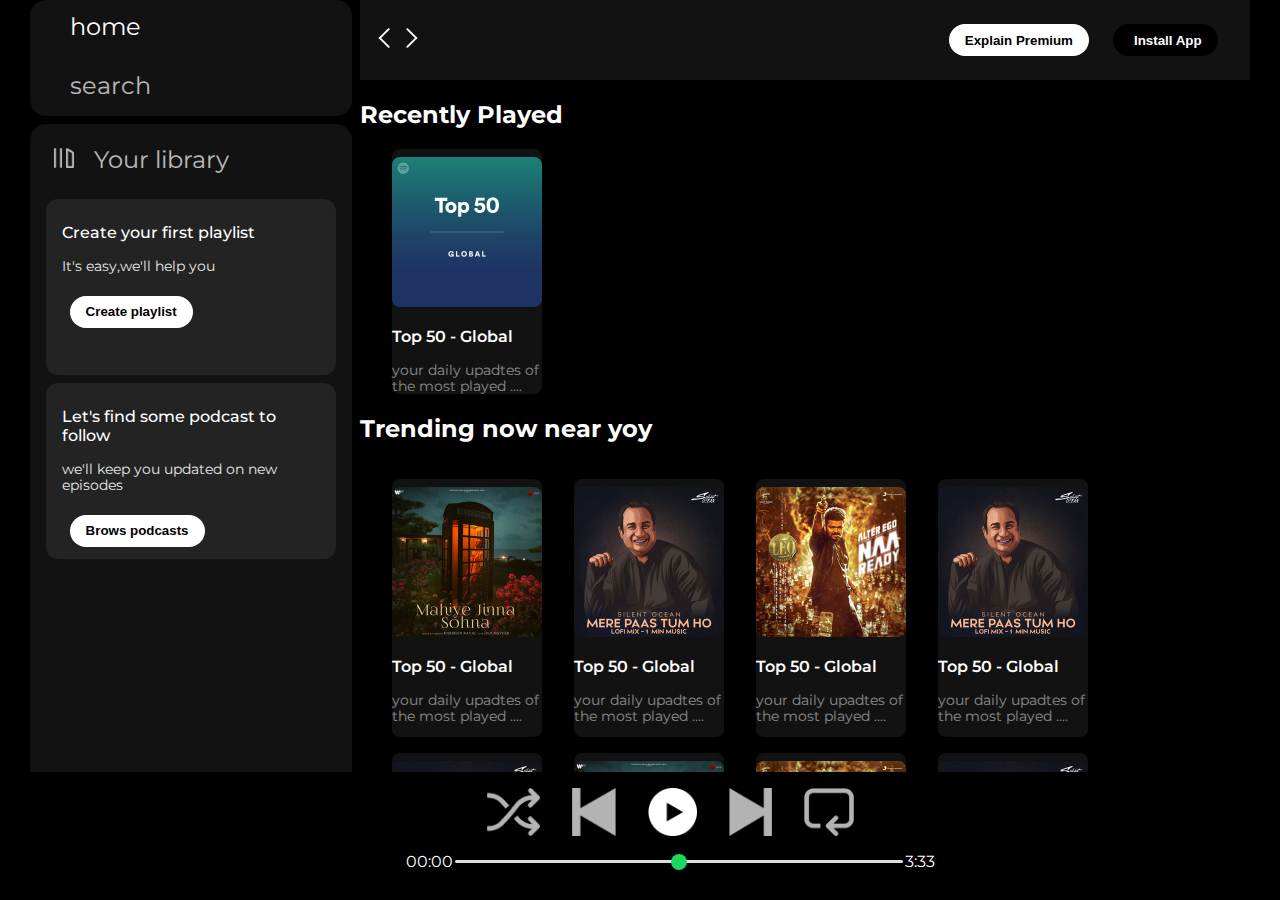
<file: index.html>
<!DOCTYPE html>
<html lang="en">
<head>
    <meta charset="UTF-8">
    <meta name="viewport" content="width=device-width, initial-scale=1.0">
    <title>spotify -web player:Music for mveryone</title>
    <link rel="stylesheet" href="style.css">
    <link rel="preconnect" href="https://fonts.googleapis.com">
<link rel="preconnect" href="https://fonts.gstatic.com" crossorigin>
<link href="https://fonts.googleapis.com/css2?family=Montserrat:wght@400;500;600;700&family=Poppins&display=swap" rel="stylesheet">
    <link rel="icon" href="logo.png">
    <link rel="stylesheet" href="https://cdnjs.cloudflare.com/ajax/libs/font-awesome/6.4.2/css/all.min.css" integrity="sha512-z3gLpd7yknf1YoNbCzqRKc4qyor8gaKU1qmn+CShxbuBusANI9QpRohGBreCFkKxLhei6S9CQXFEbbKuqLg0DA==" crossorigin="anonymous" referrerpolicy="no-referrer" />
</head>
<body>
    <div class="main">

        <div class="sidebar">
            <div class="nav">
                <div class="nav-option" style="opacity: 1;">
                    <i class="fa fa-home" aria-hidden="true"></i>
                    <a href="#">home</a>
                </div>
                <div class="nav-option">
                    <i class="fa-solid fa-magnifying-glass"></i>
                    <a href="#">search</a>
                </div>
            </div>
            <div class="library">
                <div class="option">
                    <div class="lib-option nav-option">
                        <img src="library_icon.png" alt="#">
                        <a href="#">Your library</a>
                    </div>
                    <div class="icons">
                        <i class="fa-solid fa-plus"></i>
                        <i class="fa-solid fa-arrow-right"></i>

                    </div>
                </div>
                <div class="lib-box">
                    <div class="box">
                    <p class="box-p1">Create your first playlist</p>
                    <p class="box-p2">It's easy,we'll help you</p>
                    <button class="badge">Create playlist</button>
                    </div>
                </div>
                <div class="box">
                    <p class="box-p1">Let's find some podcast to follow </p>
                    <p class="box-p2">we'll keep you updated on new episodes</p>
                    <button class="badge">Brows podcasts</button>
                    </div>
                </div>
            </div>
        
      
        <div class="main-content">
            <div class="sticky-nav">
                <div class=" sticky-nav-icons">
                    <img src="backward_icon.png" alt="">
                    <img src="forward_icon.png" alt="" class="hide">
                </div>
                <div class="sticky-nav-option">
               
                <button class="badge  nav-items hide" >Explain Premium</button>
                <button class="badge nav-items dark-badge"> <i class="fa-solid fa-download" style="margin-right: 5px;"></i>Install App</button>
                <i class="fa-solid fa-user nav-items"></i>
            </div>
            </div>
            <h2>Recently Played</h2>
             <div class="cards-container">
                   <div class="card">
                          <img src="card1img.jpeg" alt="" class="card-img">
                         <p class="card-title">Top 50 - Global</p>
                          <p class="card-info">your daily upadtes of the most played ....</p>
                    </div>
            
             </div>
             <h2>Trending now near yoy</h2>
             <div class="container">
                   <div class="card">
                          <img src="card2img.jpeg" alt="" class="card-img">
                         <p class="card-title">Top 50 - Global</p>
                          <p class="card-info">your daily upadtes of the most played ....</p>
                    </div>
                    <div class="card">
                        <img src="card3img.jpeg" alt="" class="card-img">
                       <p class="card-title">Top 50 - Global</p>
                        <p class="card-info">your daily upadtes of the most played ....</p>
                  </div>
                  <div class="card">
                    <img src="card4img.jpeg" alt="" class="card-img">
                   <p class="card-title">Top 50 - Global</p>
                    <p class="card-info">your daily upadtes of the most played ....</p>
              </div>
              <div class="card">
                <img src="card3img.jpeg" alt="" class="card-img">
               <p class="card-title">Top 50 - Global</p>
                <p class="card-info">your daily upadtes of the most played ....</p>
             </div>
             <div class="card">
                <img src="card3img.jpeg" alt="" class="card-img">
               <p class="card-title">Top 50 - Global</p>
                <p class="card-info">your daily upadtes of the most played ....</p>
             </div>
             <div class="card">
                <img src="card2img.jpeg" alt="" class="card-img">
               <p class="card-title">Top 50 - Global</p>
                <p class="card-info">your daily upadtes of the most played ....</p>
             </div>
             <div class="card">
                <img src="card4img.jpeg" alt="" class="card-img">
               <p class="card-title">Top 50 - Global</p>
                <p class="card-info">your daily upadtes of the most played ....</p>
             </div>
             <div class="card">
                <img src="card3img.jpeg" alt="" class="card-img">
               <p class="card-title">Top 50 - Global</p>
                <p class="card-info">your daily upadtes of the most played ....</p>
             </div>
             <div class="card">
                <img src="card2img.jpeg" alt="" class="card-img">
               <p class="card-title">Top 50 - Global</p>
                <p class="card-info">your daily upadtes of the most played ....</p>
             </div>
             <div class="card">
                <img src="card3img.jpeg" alt="" class="card-img">
               <p class="card-title">Top 50 - Global</p>
                <p class="card-info">your daily upadtes of the most played ....</p>
             </div>
             <div class="card">
                <img src="card2img.jpeg" alt="" class="card-img">
               <p class="card-title">Top 50 - Global</p>
                <p class="card-info">your daily upadtes of the most played ....</p>
             </div>
             <div class="card">
                <img src="card3img.jpeg" alt="" class="card-img">
               <p class="card-title">Top 50 - Global</p>
                <p class="card-info">your daily upadtes of the most played ....</p>
             </div>
             <div class="card">
                <img src="card4img.jpeg" alt="" class="card-img">
               <p class="card-title">Top 50 - Global</p>
                <p class="card-info">your daily upadtes of the most played ....</p>
             </div>
             <div class="card">
                <img src="card2img.jpeg" alt="" class="card-img">
               <p class="card-title">Top 50 - Global</p>
                <p class="card-info">your daily upadtes of the most played ....</p>
             </div>
             <div class="card">
                <img src="card4img.jpeg" alt="" class="card-img">
               <p class="card-title">Top 50 - Global</p>
                <p class="card-info">your daily upadtes of the most played ....</p>
          </div>
          <div class="card">
            <img src="card3img.jpeg" alt="" class="card-img">
           <p class="card-title">Top 50 - Global</p>
            <p class="card-info">your daily upadtes of the most played ....</p>
      </div>
      <div class="card">
        <img src="card4img.jpeg" alt="" class="card-img">
       <p class="card-title">Top 50 - Global</p>
        <p class="card-info">your daily upadtes of the most played ....</p>
  </div><div class="card">
    <img src="card2img.jpeg" alt="" class="card-img">
   <p class="card-title">Top 50 - Global</p>
    <p class="card-info">your daily upadtes of the most played ....</p>
</div>
            </div>
            
             <h2>featured charts</h2>
             <div class="cards-container2">
                
                   <div class="card">
                          <img src="card6img.jpeg" alt="" class="card-img">
                         <p class="card-title">Top 50 - INDIA</p>
                          <p class="card-info">your daily upadtes of the most played ....</p>
                    </div>
                    <div class="card">
                        <img src="card5img.jpeg" alt="" class="card-img">
                       <p class="card-title">Top 50 - Global</p>
                        <p class="card-info">your daily upadtes of the most played ....</p>
                  </div>
                  <div class="card">
                    <img src="card6img.jpeg" alt="" class="card-img">
                   <p class="card-title">Top 50 - india</p>
                    <p class="card-info">your daily upadtes of the most played ....</p>
              </div>
              <div class="card">
                <img src="card5img.jpeg" alt="" class="card-img">
               <p class="card-title">Top 50 - Global</p>
                <p class="card-info">your daily upadtes of the most played ....</p>
          </div>
          <div class="card">
            <img src="card6img.jpeg" alt="" class="card-img">
           <p class="card-title">Top 50 - odisha</p>
            <p class="card-info">your daily upadtes of the most played ....</p>
      </div><div class="card">
        <img src="card1img.jpeg" alt="" class="card-img">
       <p class="card-title">Top 50 - india</p>
        <p class="card-info">your daily upadtes of the most played ....</p>
  </div>
  <div class="card">
    <img src="card5img.jpeg" alt="" class="card-img">
   <p class="card-title">Top 50 - Global</p>
    <p class="card-info">your daily upadtes of the most played ....</p>
</div>
<div class="card">
    <img src="card6img.jpeg" alt="" class="card-img">
   <p class="card-title">Top 50 - india</p>
    <p class="card-info">your daily upadtes of the most played ....</p>
</div>
<div class="card">
    <img src="card1img.jpeg" alt="" class="card-img">
   <p class="card-title">Top 50 - india</p>
    <p class="card-info">your daily upadtes of the most played ....</p>
</div>
 </div>
<div class="footer">
    <div class="line"></div>
</div>
</div>
        <div class="music-player"> 
            <div class="album"></div>
            <div class="player">
                <div class="player-controls">
                    <img src="player_icon1.png" alt="bab" class="player-control-icon">
                    <img src="player_icon2.png" alt="bab" class="player-control-icon">
                    <img src="player_icon3.png" alt="bab1" class="player-control-icon" style="opacity: 1; ">
                    <img src="player_icon4.png"  alt="bab"class="player-control-icon">
                    <img src="player_icon5.png" alt="bab" class="player-control-icon">
                    
                </div>
                <div class="playback-bar" id="bar">
                    <span class="curr-time" id="one">00:00</span>
                    <input type="range" min="0" max="100" class="progress-bar " id="one" >
                    <span class="tot-time" id="one">3:33</span>
                </div>
            </div>
            <div class="controls"></div>
        </div>
    </div>
</body>
</html>
</file>
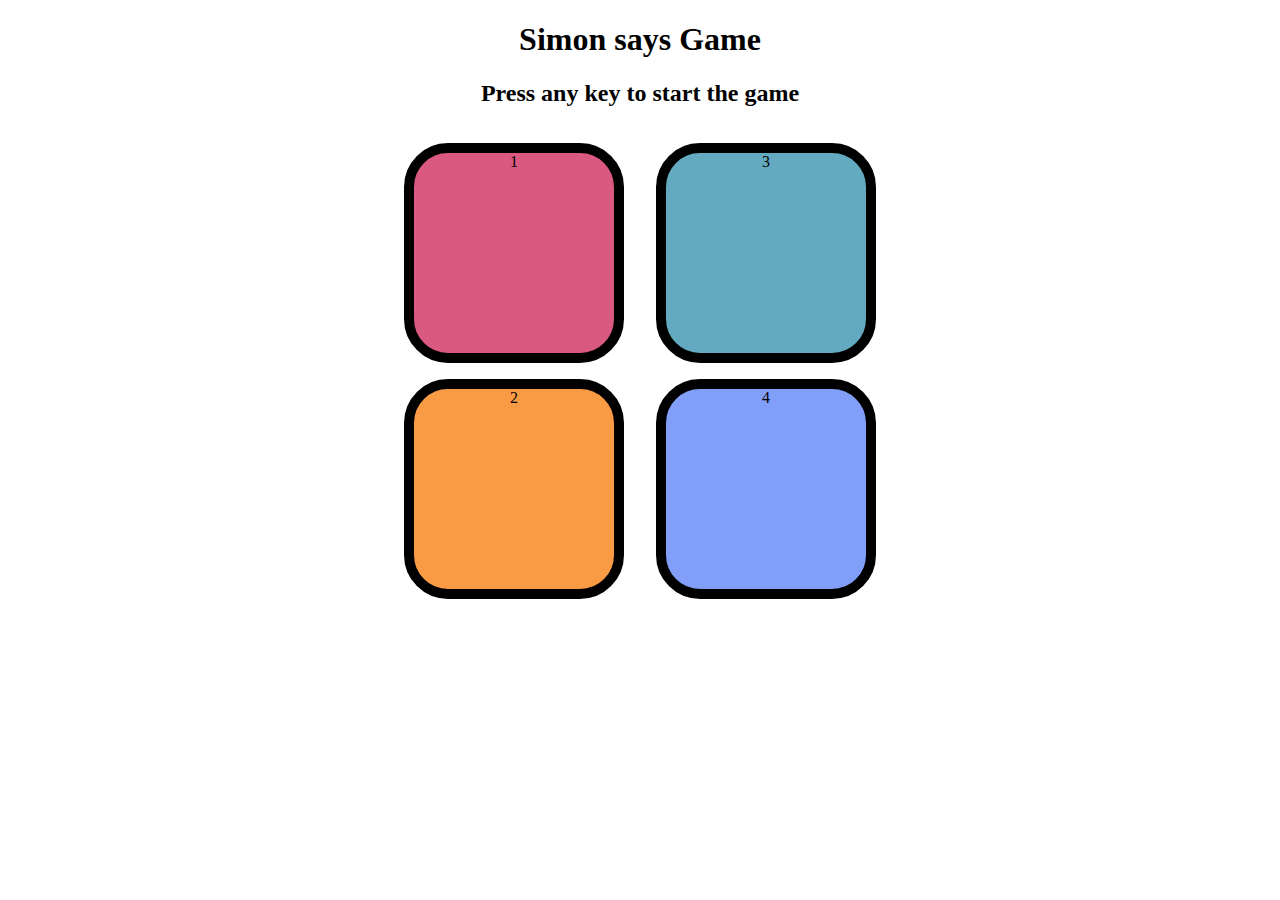
<file: simonSay.html>
<!DOCTYPE html>
<html lang="en">
<head>
    <meta charset="UTF-8">
    <meta name="viewport" content="width=device-width, initial-scale=1.0">
    <title>Simon-Says Game</title>
    <link rel="stylesheet" href="simonSay.css">
</head>
<body>
    <h1>Simon says Game</h1>
    <h2>Press any key to start the game</h2>
    <div class="btn-container">
        <div class="line-one">
            <div class="btn red" type="button" id="red">1</div>
            <div class="btn yellow" type="button" id="yellow">2</div>
        </div>
        <div class="line tow">
            <div class="btn green" type="button" id="green">3</div>
             <div class="btn purple" type="button" id="purple">4</div>
        </div>
    </div>
    <script src="simonSay.js"></script>
</body>
</html>
</file>
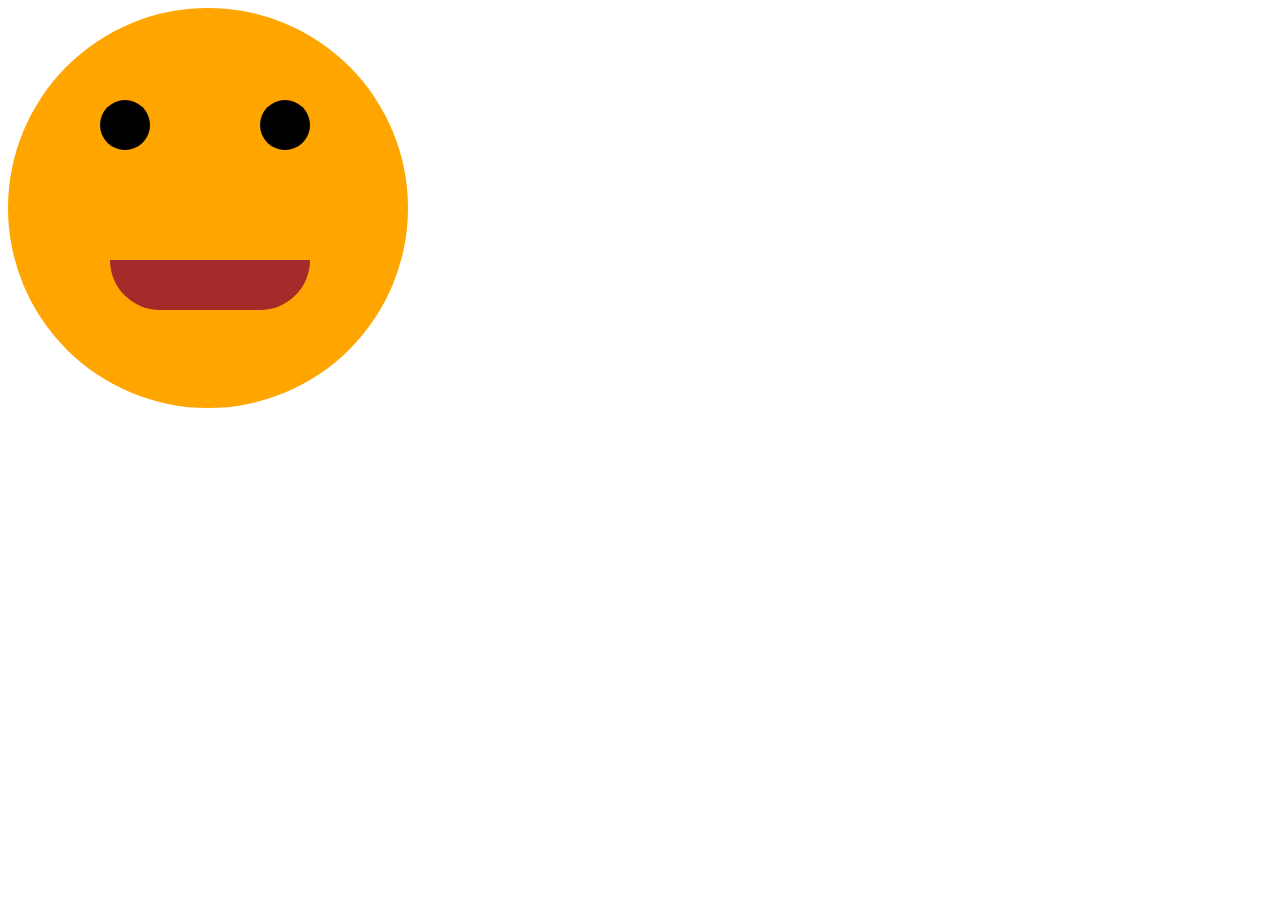
<file: Smile.html>
<!DOCTYPE html>
<html lang="en">
<head>
    <meta charset="UTF-8">
    <meta name="viewport" content="width=device-width, initial-scale=1.0">
    <title>project</title>
   <link rel="stylesheet" href="smile.css">
   
   
</head>
<body>
    <div class="face">
        <div class="mouth">

        </div>
        <div class="eye">
            <div class="left"></div>
            <div class="right"></div>
        </div>
        
        
    </div>
</body>
</html>
</file>
<file: style.css>
body{
    font-family: 'Montserrat', sans-serif;
  
    margin: 0;
    background-color: black;
    color: white;
    overflow: hidden;

}
.main{
    display: flex;
    height: 100vh;
    overflow: auto;
    padding: 0.75rem;
    padding: 0 1.9rem 0 1.9rem;

}
.sidebar{
    background-color:black;
    width: 440px;
   border-radius: 1rem;  /* 16px*/
   margin-right: 0.5rem;
}
.main-content{
background-color:black;
width: 100%;

border-radius: 1rem;
}
.music-player{
    background-color:black;
    position: fixed;
    bottom: 0px;
    width: 100%;
    height: 72px;
}
a{
    text-decoration: none;
    color: white;
}
.nav{
    background-color: #121212;
    border-radius: 1rem;
    display: flex;
    flex-direction: column;
    justify-content: center;
    height: 100px;
    padding: 0.5rem 0.7rem;
}
.nav-option{
line-height: 2.5rem;
opacity: 0.7;
padding: 0.5rem 0.75rem;

}
.nav-option:hover{
   
    opacity: 1;
    
    }
.nav-option i{
    font-size: 1.5rem;
    
}
.nav-option a{
    font-size: 1.5rem;
    margin-left: 1rem;
}
.library{
    background-color: #121212;
    border-radius: 1rem;
    height: 100%;
    margin-top: .5rem;
    padding: 0.5rem 0.7rem;
    


}
.option{
    display: flex;
    justify-content: space-between;
    align-items: center;
}
.lib-option img{
    height: 1.25rem;
    width: 1.25rem;
}
.icons{
    font-size: 1.25rem;
    display: flex;
    
}
.icons:hover{
   
    opacity: 1;
   
}
.icons i{
    opacity: 0.7;
    margin-right: 1rem;
}
.icons i:hover{
   
    opacity: 1;
   
}
.box{
    height: 10rem;
    background-color: #232323;
    border-radius: .75rem;
    margin: .5rem .25rem 0;
    padding: .5rem 1rem;
}
.box-p1{
    font-size: 1rem;
    font-weight: 500;
}
.box-p2{
    font-size: 0.85rem;
    opacity: 0.9;
}
.badge{
    background-color: white;
    border-radius: 100px;
    border: none;
    padding: .25rem 1rem;
    font-weight: 700;
    margin: 0.5rem;
    height: 2rem;
    width: fit-content;
}
.dark-badge{
    background-color: black;
    color: white;
}
.sticky-nav{
    position: sticky;
    top: 0;
    background-color: #121212;
    display: flex;
    justify-content: space-between;
    align-items: center;
    padding: 1rem 0 1rem 0;
    z-index: 10;
}
.sticky-nav-icons {
   margin-left: 0.75rem;

}
.sticky-nav-option{
    display: flex;
    justify-content: center;
    align-items: center;
    margin-left: 0.75rem;
}
.nav-items{
    margin-right: 1.0rem;
}
@media(max-width:1000px){
    .hide{
        display: none;
    }
}
.card{
    background-color: #121212;
    width: 150px;
    border-radius: .5rem;
    padding-top:.5rem ;
    margin-left:2rem ;
    margin-top: 1rem;

}


.card-img{
    width: 100%;
    border-radius: .5rem;
}
.card-title{
    font-weight: 600;
}
.card-info{
    font-size: 0.85rem;
    opacity: 0.5;
}

.container{
    display: flex;
    flex-wrap: wrap;
}
.cards-container2{
    display: flex;
    flex-wrap: wrap; 
}
.footer{
    height: 300px;
    display: flex;
    align-items: center;
}
.line{
    width: 90%;
    height: 30%;
    border-top: 1px solid white;
    opacity: 0.4;
}
.music-player{
    display: flex;
    height: 8rem;

}
.album{
    width: 25%;
}
.player{
    width: 50%;
}
.controls{
    width: 25%;
}
.player-controls{
    display: flex;
    justify-content: center;
}
.player-control-icon{
    height: 3rem;
    display: flex;
    justify-content: center;
    margin: 1rem;
    opacity: 0.7;
    

}
.playback-bar{
 display: flex;
 justify-content: center;
 align-items: center;
    
}
.player-control-icon:hover{
    opacity: 1;
}
.progress-bar{
    width: 70%;
    appearance: none;
    background-color: transparent;
    cursor: pointer;
}
.progress-bar::-webkit-slider-runnable-track{
    background-color: #ddd;
    border-radius: 100px;
    height: .15rem;
}
.progress-bar::-webkit-slider-thumb{
    appearance: none;
    height: 1rem;
    width: 1rem;
    background-color: #1bd760;
    border-radius: 50%;
    margin-top: -6px;
}
</file>
<file: simonSay.css>
body{
    text-align: center;
}
.btn{
    height: 200px;
    width: 200px;
    border-radius: 20%;
    border: 10px solid black;
    margin: 1rem;
}
.btn-container{
    display: flex;
    justify-content: center;
   
}
.yellow{
    background-color: #f99b45;
}
.red{
    background-color:#d95980;
}
.purple{
    background-color: #819ff9;
}
.green{
    background-color: #63aac0;
}
.flash{
    background-color: white;
}
</file>
<file: smile.css>
.face{
    width: 400px;
    height: 400px;
    background-color:orange;
    border-radius: 50%;
    
    
}
.mouth{
    width: 200px;
    height: 50px;
    background-color: brown;
    border-radius:0 0 50px 50px ;
    position: absolute;
    top: 260px;
    left: 110px;
}
.left, .right{
    width: 50px;
    height: 50px;
    background-color: black;
    border-radius: 50%;
    display: inline-block;
    position: absolute;
    left: 100px;
    top: 100px;
}
.right{
    left: 260px;
}
.face:hover{
    box-shadow: 10px 5px 16px aqua;
}
</file>
